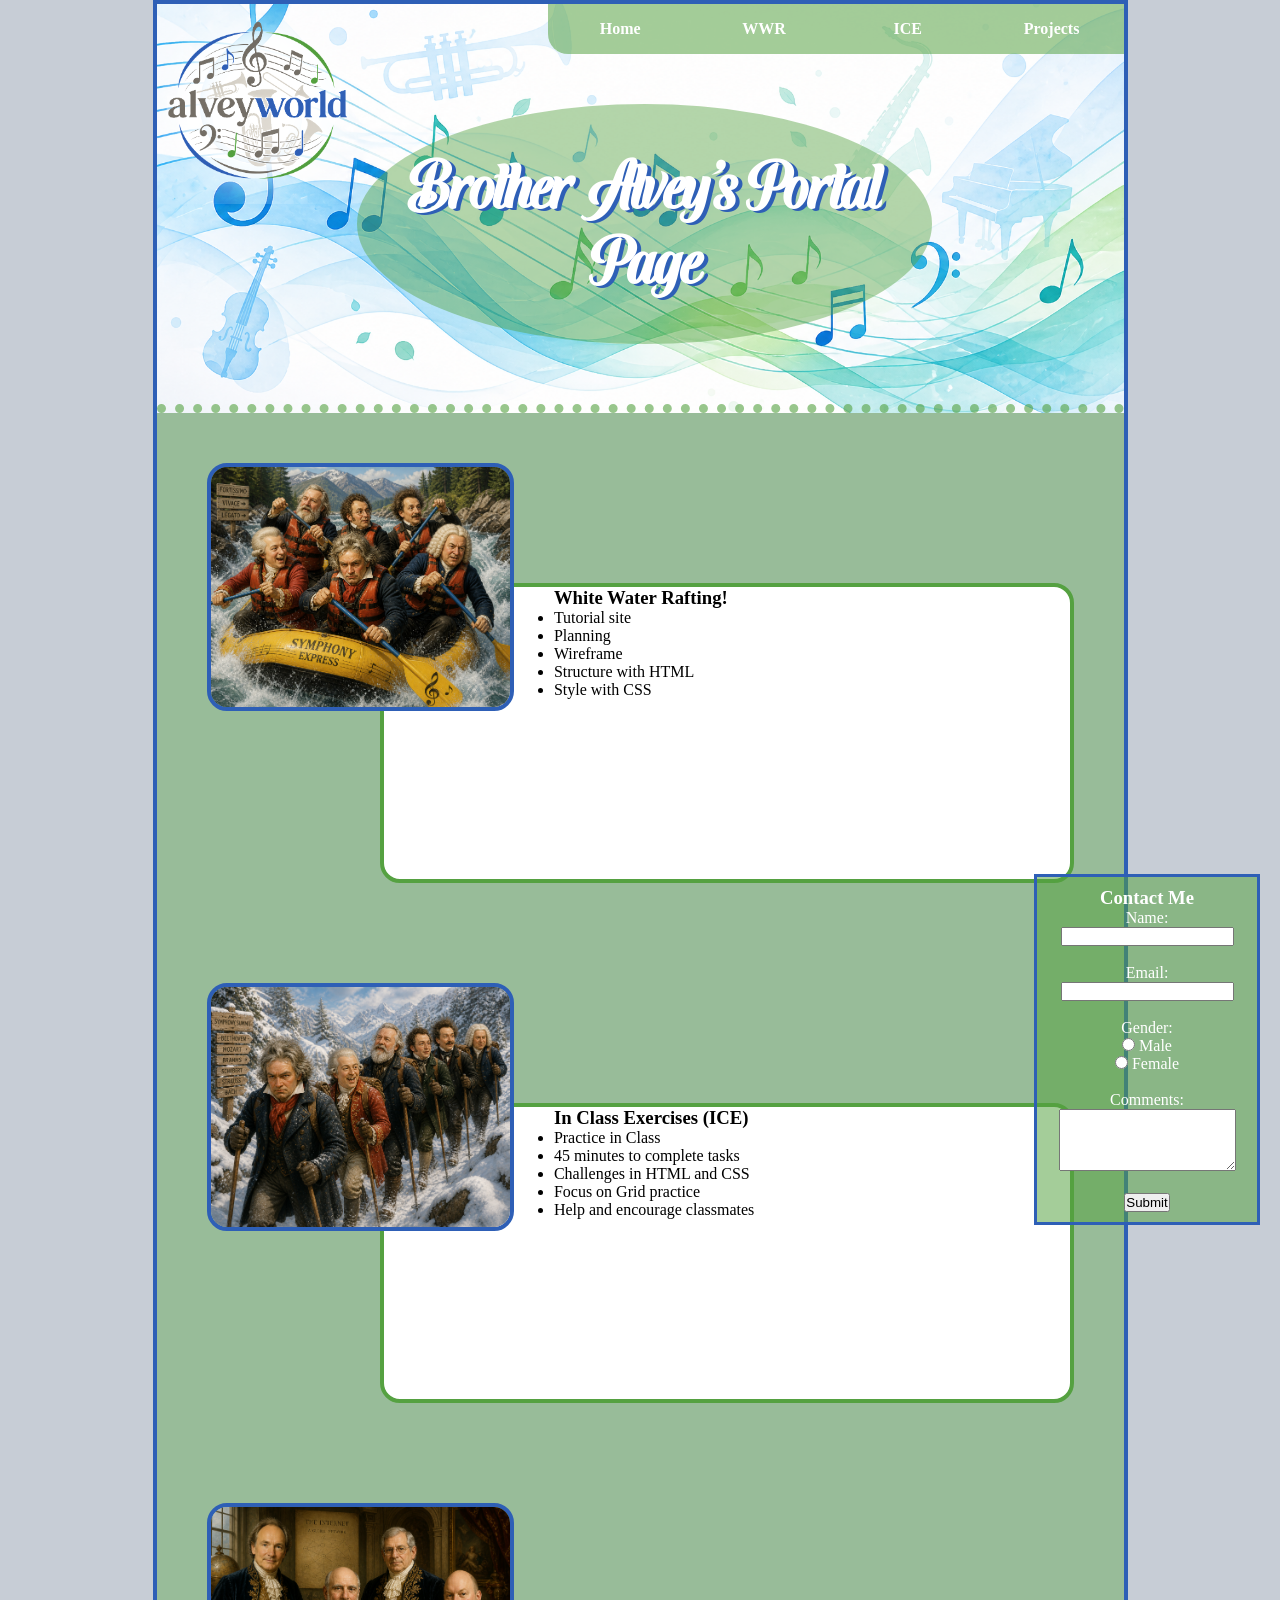
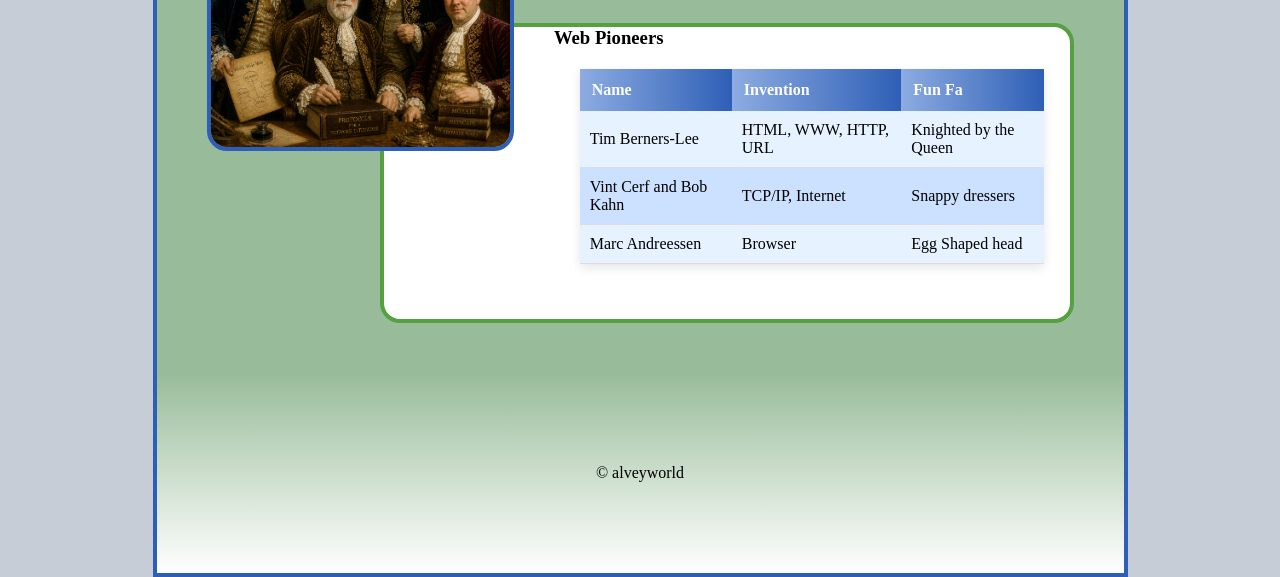
<file: index.html>
<!DOCTYPE html>
<html lang="en">

<head>
    <meta charset="UTF-8">
    <meta name="viewport" content="width=device-width, initial-scale=1.0">
    <title>Brother Alvey's Portal Page</title>

    <link href="styles/styles.css" rel="stylesheet">
</head>

<body>
    <div id="wrapper">
        <header>
            <img width=200 src="images/logoBG.png" alt="musical alveyworld logo">
            <nav>
                <a href="index.html">Home</a>
                <a href="wwr/index.html">WWR</a>
                <a href="ice.html">ICE</a>
                <a href="final/">Projects</a>
            </nav>
            <div id="callout">
                <h1>Brother Alvey's Portal Page</h1>
            </div>
        </header>
        <main>
            <section>
                <img src="images/wwrMusic.png" alt="Classical composers rafting">
                <div class="box">
                    <h3>White Water Rafting!</h3>
                    <ul>
                        <li>Tutorial site</li>
                        <li>Planning</li>
                        <li>Wireframe</li>
                        <li>Structure with HTML</li>
                        <li>Style with CSS</li>
                    </ul>
                </div>
            </section>
            <section>
                <img src="images/iceMusic.png" alt="Classical composers hiking in snow and ice">
                <div class="box">
                    <h3>In Class Exercises (ICE)</h3>
                    <ul>
                        <li>Practice in Class</li>
                        <li>45 minutes to complete tasks</li>
                        <li>Challenges in HTML and CSS</li>
                        <li>Focus on Grid practice</li>
                        <li>Help and encourage classmates</li>
                    </ul>
                </div>
            </section>
            <section>
                <img src="images/pioneersMusic.png" alt="projects picture">
                <div class="box">
                    <h3>Web Pioneers</h3>
                    <table>
                        <tr>
                            <th>Name</th>
                            <th>Invention</th>
                            <th>Fun Fa</th>
                        </tr>
                        <tr>
                            <td>Tim Berners-Lee</td>
                            <td>HTML, WWW, HTTP, URL</td>
                            <td>Knighted by the Queen</td>
                        </tr>
                        <tr>
                            <td>Vint Cerf and Bob Kahn</td>
                            <td>TCP/IP, Internet</td>
                            <td>Snappy dressers</td>
                        </tr>
                        <tr>
                            <td>Marc Andreessen</td>
                            <td>Browser</td>
                            <td>Egg Shaped head</td>
                        </tr>
                    </table>
                </div>
            </section>
        </main>
        <footer>
            &copy; alveyworld
            <div id="contact">
                <h3>Contact Me</h3>
                <form action="deal_with_my_form.php" method="get">
                    <label for="name">Name:</label><br>
                    <input type="text" id="name" name="name" required><br><br>

                    <label for="email">Email:</label><br>
                    <input type="email" id="email" name="email" required><br><br>

                    <label>Gender:</label><br>
                    <input type="radio" id="male" name="gender" value="male">
                    <label for="male">Male</label><br>

                    <input type="radio" id="female" name="gender" value="female">
                    <label for="female">Female</label><br><br>

                    <label for="comments">Comments:</label><br>
                    <textarea id="comments" name="comments" rows="4" cols="20"></textarea><br><br>

                    <button type="submit">Submit</button>
                </form>
            </div>
        </footer>
    </div>
</body>

</html>
</file>
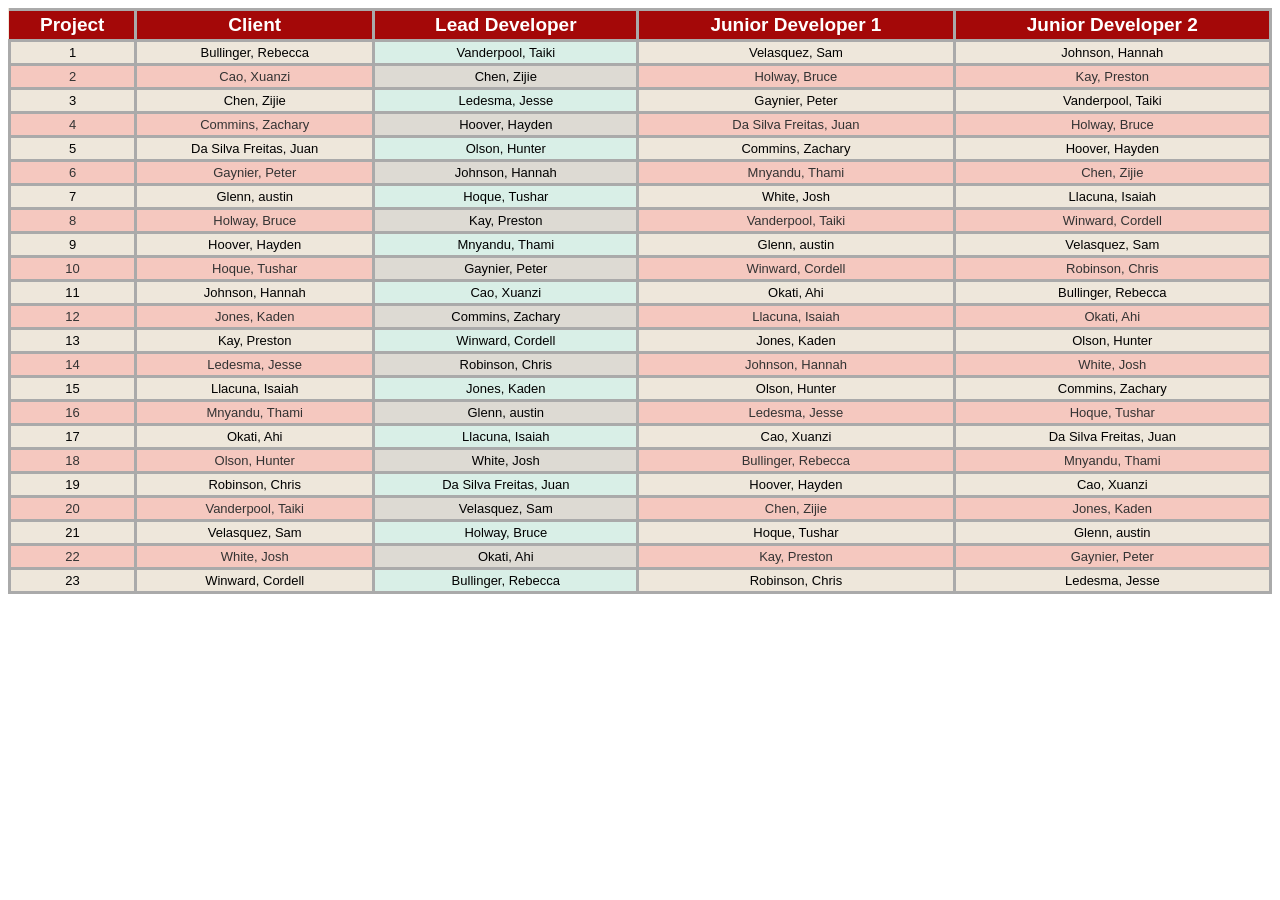
<file: final/index.html>
<!DOCTYPE html>
<html lang="en">
<head>
    <meta charset="UTF-8">
    <meta name="viewport" content="width=device-width, initial-scale=1.0">
    <title>Document</title>
    <style>
        table.redTable {
  font-family: "Arial Black", Gadget, sans-serif;
  border: 2px solid #A40808;
  background-color: #EEE7DB;
  width: 100%;
  text-align: center;
  border-collapse: collapse;
}
table.redTable td, table.redTable th {
  border: 3px solid #AAAAAA;
  padding: 3px 2px;
}
table.redTable tbody td {
  font-size: 13px;
}
table.redTable tr:nth-child(even) {
  background: #F5C8BF;
  color: #333
}
table.redTable thead {
  background: #A40808;
}
table.redTable thead th {
  font-size: 19px;
  font-weight: bold;
  color: #FFFFFF;
  text-align: center;
  border-left: 2px solid #A40808;
}
table.redTable thead th:first-child {
  border-left: none;
}

table.redTable tfoot td {
  font-size: 13px;
}
table.redTable tfoot .links {
  text-align: right;
}
table.redTable tfoot .links a{
  display: inline-block;
  background: #FFFFFF;
  color: #A40808;
  padding: 2px 8px;
  border-radius: 5px;
}
table.redTable tr td:nth-child(3){
    background: #aaffff50;
    color: #000;
}
    </style>
</head>
<body>
    <table class="redTable"><thead><tr><th>Project</th><th>Client</th><th>Lead Developer</th><th>Junior Developer 1</th><th>Junior Developer 2</th></tr></thead><tbody><tr><td>1</td><td>Bullinger, Rebecca</td><td>Vanderpool, Taiki</td><td>Velasquez, Sam</td><td>Johnson, Hannah</td></tr><tr><td>2</td><td>Cao, Xuanzi</td><td>Chen, Zijie</td><td>Holway, Bruce</td><td>Kay, Preston</td></tr><tr><td>3</td><td>Chen, Zijie</td><td>Ledesma, Jesse</td><td>Gaynier, Peter</td><td>Vanderpool, Taiki</td></tr><tr><td>4</td><td>Commins, Zachary</td><td>Hoover, Hayden</td><td>Da Silva Freitas, Juan</td><td>Holway, Bruce</td></tr><tr><td>5</td><td>Da Silva Freitas, Juan</td><td>Olson, Hunter</td><td>Commins, Zachary</td><td>Hoover, Hayden</td></tr><tr><td>6</td><td>Gaynier, Peter</td><td>Johnson, Hannah</td><td>Mnyandu, Thami</td><td>Chen, Zijie</td></tr><tr><td>7</td><td>Glenn, austin</td><td>Hoque, Tushar</td><td>White, Josh</td><td>Llacuna, Isaiah</td></tr><tr><td>8</td><td>Holway, Bruce</td><td>Kay, Preston</td><td>Vanderpool, Taiki</td><td>Winward, Cordell</td></tr><tr><td>9</td><td>Hoover, Hayden</td><td>Mnyandu, Thami</td><td>Glenn, austin</td><td>Velasquez, Sam</td></tr><tr><td>10</td><td>Hoque, Tushar</td><td>Gaynier, Peter</td><td>Winward, Cordell</td><td>Robinson, Chris</td></tr><tr><td>11</td><td>Johnson, Hannah</td><td>Cao, Xuanzi</td><td>Okati, Ahi</td><td>Bullinger, Rebecca</td></tr><tr><td>12</td><td>Jones, Kaden</td><td>Commins, Zachary</td><td>Llacuna, Isaiah</td><td>Okati, Ahi</td></tr><tr><td>13</td><td>Kay, Preston</td><td>Winward, Cordell</td><td>Jones, Kaden</td><td>Olson, Hunter</td></tr><tr><td>14</td><td>Ledesma, Jesse</td><td>Robinson, Chris</td><td>Johnson, Hannah</td><td>White, Josh</td></tr><tr><td>15</td><td>Llacuna, Isaiah</td><td>Jones, Kaden</td><td>Olson, Hunter</td><td>Commins, Zachary</td></tr><tr><td>16</td><td>Mnyandu, Thami</td><td>Glenn, austin</td><td>Ledesma, Jesse</td><td>Hoque, Tushar</td></tr><tr><td>17</td><td>Okati, Ahi</td><td>Llacuna, Isaiah</td><td>Cao, Xuanzi</td><td>Da Silva Freitas, Juan</td></tr><tr><td>18</td><td>Olson, Hunter</td><td>White, Josh</td><td>Bullinger, Rebecca</td><td>Mnyandu, Thami</td></tr><tr><td>19</td><td>Robinson, Chris</td><td>Da Silva Freitas, Juan</td><td>Hoover, Hayden</td><td>Cao, Xuanzi</td></tr><tr><td>20</td><td>Vanderpool, Taiki</td><td>Velasquez, Sam</td><td>Chen, Zijie</td><td>Jones, Kaden</td></tr><tr><td>21</td><td>Velasquez, Sam</td><td>Holway, Bruce</td><td>Hoque, Tushar</td><td>Glenn, austin</td></tr><tr><td>22</td><td>White, Josh</td><td>Okati, Ahi</td><td>Kay, Preston</td><td>Gaynier, Peter</td></tr><tr><td>23</td><td>Winward, Cordell</td><td>Bullinger, Rebecca</td><td>Robinson, Chris</td><td>Ledesma, Jesse</td></tr></tbody></table></body>
</html>
</file>
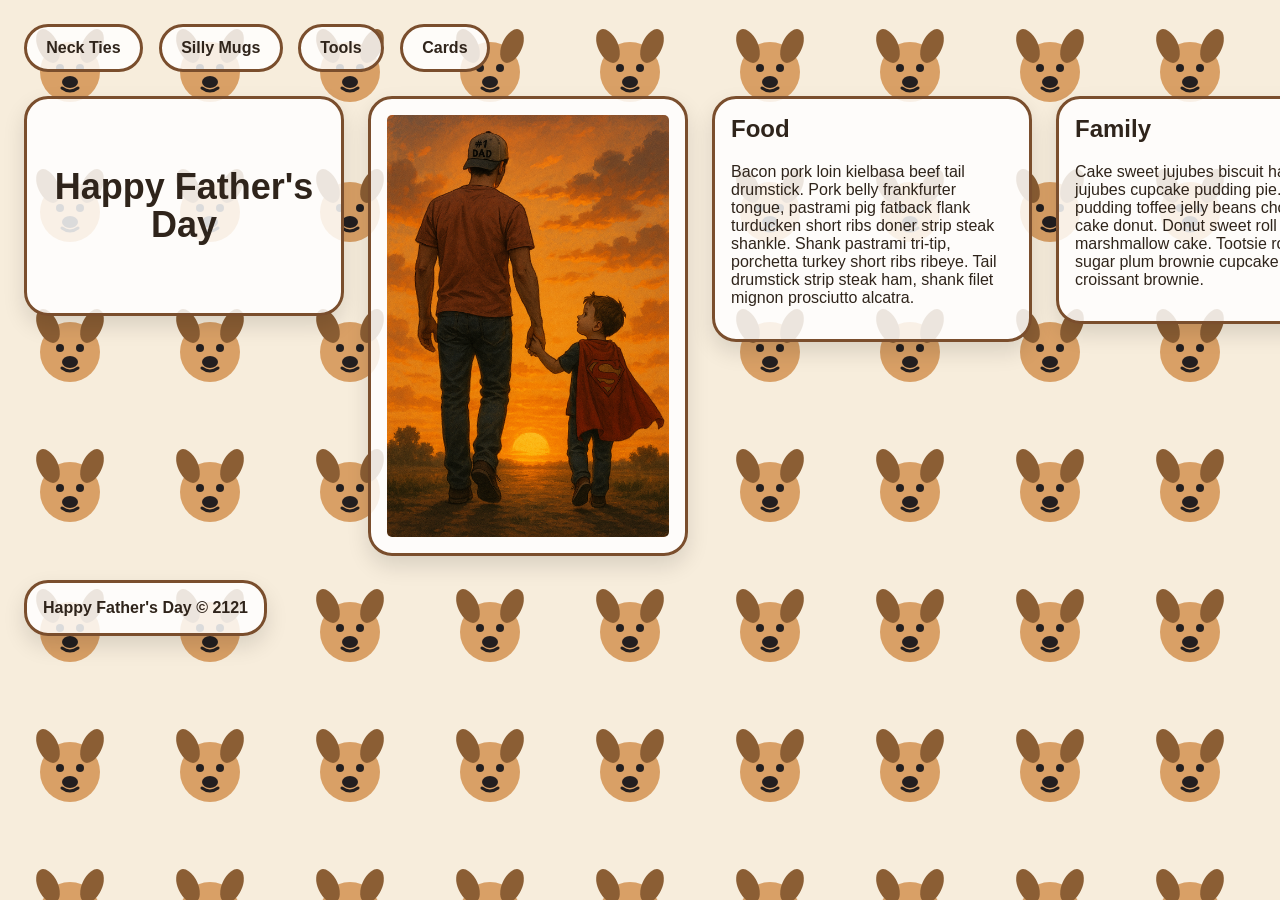
<file: ice/fathersday/index.html>
<!DOCTYPE html>
<html lang="en">

<head>
    <meta charset="UTF-8">
    <meta name="viewport" content="width=device-width, initial-scale=1.0">
    <title>Father's Day Page</title>
    <link rel="stylesheet" href="styles/styles.css">
</head>

<body>
    <div id="wrapper">
        <header>
            <nav>
                <ul>
                    <li>Neck Ties</li>
                    <li>Silly Mugs</li>
                    <li>Tools</li>
                    <li>Cards</li>
                </ul>
            </nav>
        </header>
        <main>
            <h1>Happy Father's Day</h1>
            <img src="images/fathersday.png">
            <section>
                <h2>Food</h2>
                <p>Bacon pork loin kielbasa beef tail drumstick. Pork belly frankfurter tongue,
                     pastrami pig fatback flank turducken short ribs doner strip steak shankle.
                      Shank pastrami tri-tip, porchetta turkey short ribs ribeye. 
                      Tail drumstick strip steak ham, shank filet mignon prosciutto alcatra. </p>
            </section>
            <section>
                <h2>Family</h2>
                <p>Cake sweet jujubes biscuit halvah jujubes cupcake pudding pie. Biscuit
                    pudding toffee jelly beans chocolate cake donut. Donut sweet roll cake
                    marshmallow cake. Tootsie roll cake sugar plum brownie cupcake icing
                    jelly croissant brownie.</p>
            </section>
            <section>
                <h2>Fun</h2>
                <p>Please, Marty, don't tell me, no man should know too much about their own
                     destiny. That's for messing up my hair. I'm sure that in 1985, 
                     plutonium is available at every corner drug store, but in 1955, 
                     it's a little hard to come by. Marty, I'm sorry, but I'm afraid 
                     you're stuck here. Hello, hello, anybody home? Think, McFly, think. 
                     </p>
            </section>
        </main>
        <footer>
            Happy Father's Day &copy; 2121
        </footer>
    </div>
</body>

</html>
</file>
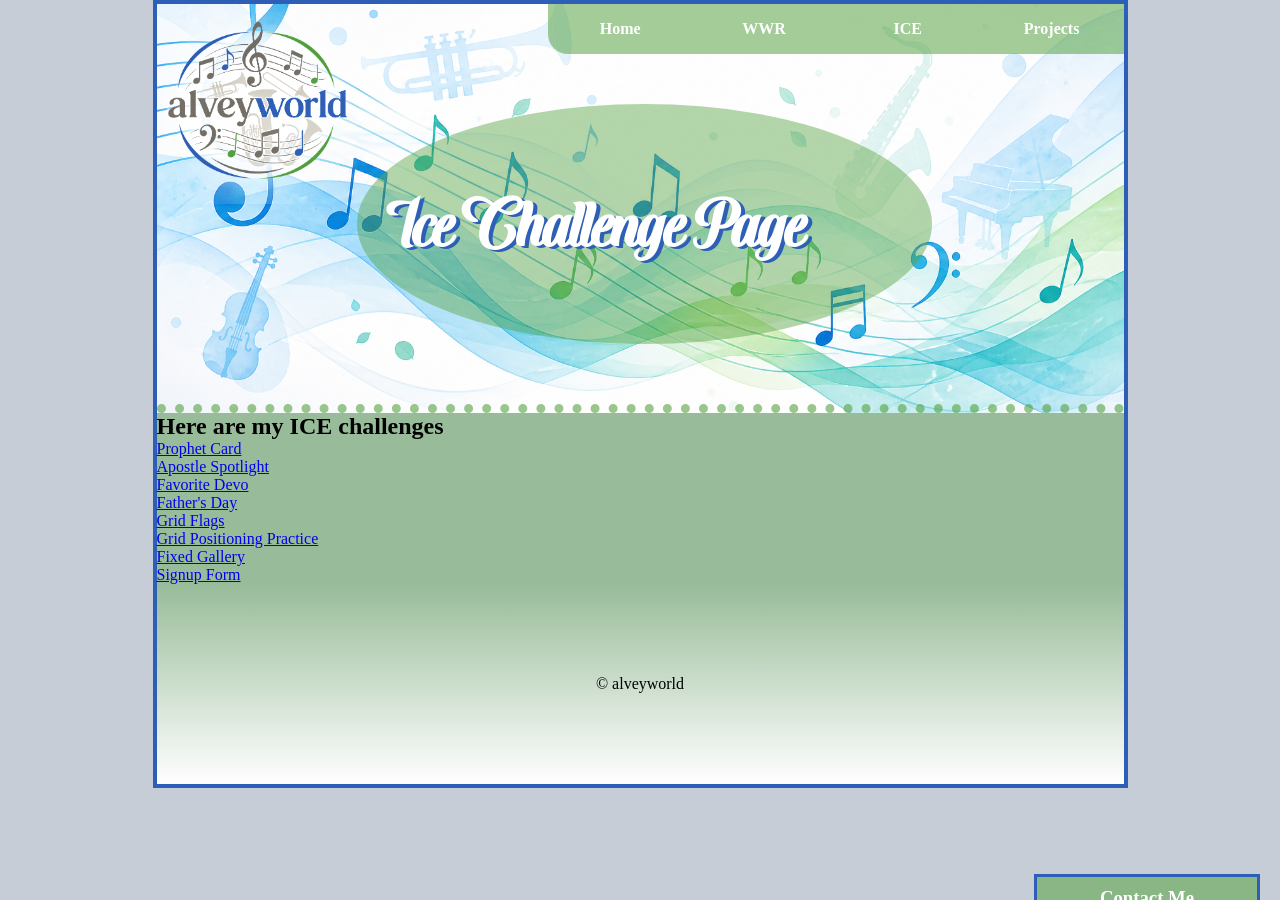
<file: ice.html>
<!DOCTYPE html>
<html lang="en">

<head>
    <meta charset="UTF-8">
    <meta name="viewport" content="width=device-width, initial-scale=1.0">
    <title>Ice Challenges Page</title>

    <link href="styles/styles.css" rel="stylesheet">
</head>

<body>
    <div id="wrapper">
        <header>
            <img width=200 src="images/logoBG.png" alt="musical alveyworld logo">
            <nav>
                <a href="index.html">Home</a>
                <a href="wwr/index.html">WWR</a>
                <a href="ice.html">ICE</a>
                <a href="">Projects</a>
            </nav>
            <div id="callout">
                <h1>Ice Challenge Page</h1>
            </div>
        </header>
        <main>
            <h2>Here are my ICE challenges</h2>
            <a href="ice/prophet_cards/oaks.html" target="_blank">Prophet Card</a><br>
            <a href="ice/apostle_spotlight/apostles.html" target="_blank">Apostle Spotlight</a><br>
            <a href="ice/favorite_devo/favdevo.html" target="_blank">Favorite Devo</a><br>
            <a href="ice/fathersday/" target="_blank">Father's Day</a><br>
            <a href="ice/grid_flags/flags.html" target="_blank">Grid Flags</a><br>
            <a href="ice/positioning/positioning.html" target="_blank">Grid Positioning Practice</a><br>
            <a href="ice/gallery/gallery.html" target="_blank">Fixed Gallery</a><br>
            <a href="ice/signup/signup.html" target="_blank">Signup Form</a><br>
            
        </main>
        <footer>
            &copy; alveyworld
            <div id="contact">
                <h3>Contact Me</h3>
                <form action="deal_with_my_form.php" method="get">
                    <label for="name">Name:</label><br>
                    <input type="text" id="name" name="name" required><br><br>

                    <label for="email">Email:</label><br>
                    <input type="email" id="email" name="email" required><br><br>

                    <label>Gender:</label><br>
                    <input type="radio" id="male" name="gender" value="male">
                    <label for="male">Male</label><br>

                    <input type="radio" id="female" name="gender" value="female">
                    <label for="female">Female</label><br><br>

                    <label for="comments">Comments:</label><br>
                    <textarea id="comments" name="comments" rows="4" cols="20"></textarea><br><br>

                    <button type="submit">Submit</button>
                </form>
            </div>
        </footer>
    </div>
</body>

</html>
</file>
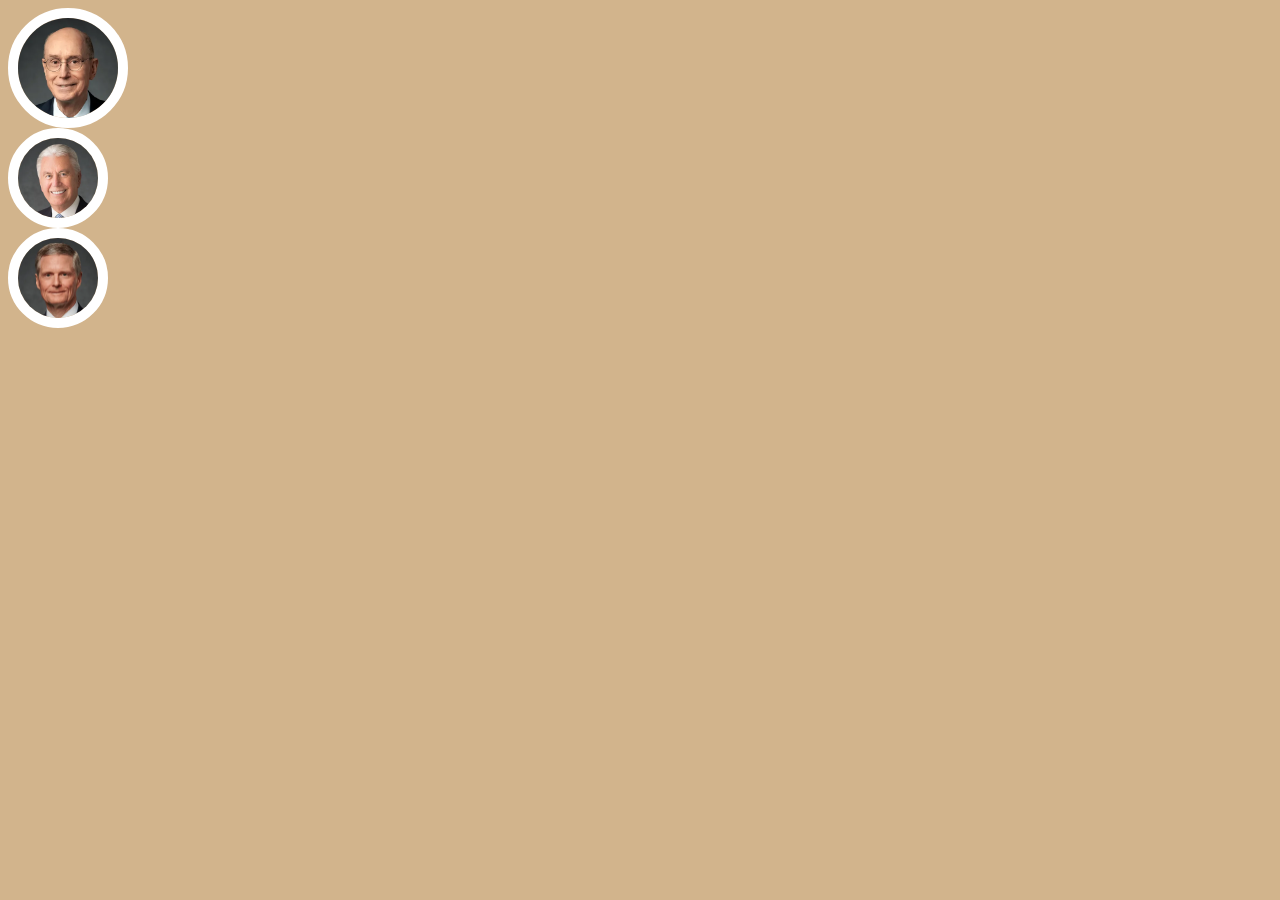
<file: ice/apostle_spotlight/apostles.html>
<!DOCTYPE html>
<html lang="en">
<head>
    <meta charset="UTF-8">
    <meta name="viewport" content="width=device-width, initial-scale=1.0">
    <title>Apostles Spotlights</title>
    <style>
        /* Insert styles here */
        body {
            background: tan;
        }
        .spotlight {
            border: #fff 10px solid;
            width: 80px;
            height: 80px;
            border-radius: 50%;
            overflow: hidden;
        }
        .spotlight img {
            width: 80px;
        }

        .first_pres {
            width: 100px;
            height: 100px;
        }
        .first_pres img {
            width: 100px;
        }

        .prophet {

        }
    </style>
</head>
<body>
    <!-- Insert HTML elements here -->

    <div class="spotlight first_pres">
        <img src="images/eyring.webp" alt="President Eyring">
    </div>

    <div class="spotlight">
        <img src="images/uchtdorf.webp" alt="Elder Uchtdorf">
    </div>

    <div class="spotlight">
        <img src="images/bednar.webp" alt="Elder Bednar">
    </div>
</body>
</html>
</file>
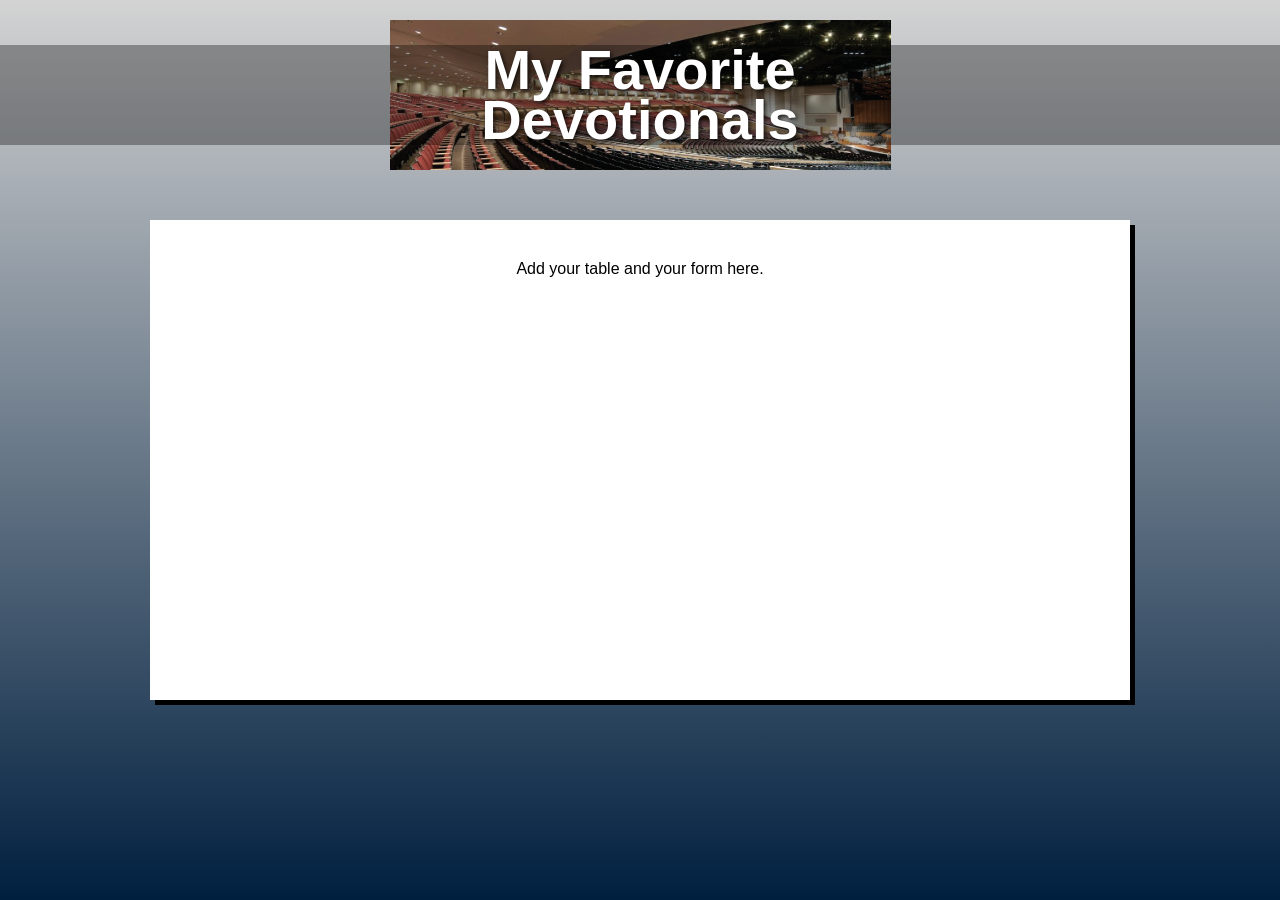
<file: ice/favorite_devo/favdevo.html>
<!DOCTYPE html>
<html lang="en">
<head>
  <meta charset="UTF-8" />
  <meta name="viewport" content="width=device-width, initial-scale=1.0"/>
  <title>My Favorite Devotionals</title>
  <link rel="stylesheet" href="styles/styles.css" />
</head>
<body>
  <div class="container">
    <header class="header">
      <div class="header-image">
        <h1>My Favorite<br>Devotionals</h1>
      </div>
    </header>
    <main>
      <div class="content-box">
        <!-- Add your devotional content here -->
         Add your table and your form here.
      </div>
    </main>
  </div>
</body>
</html>
</file>
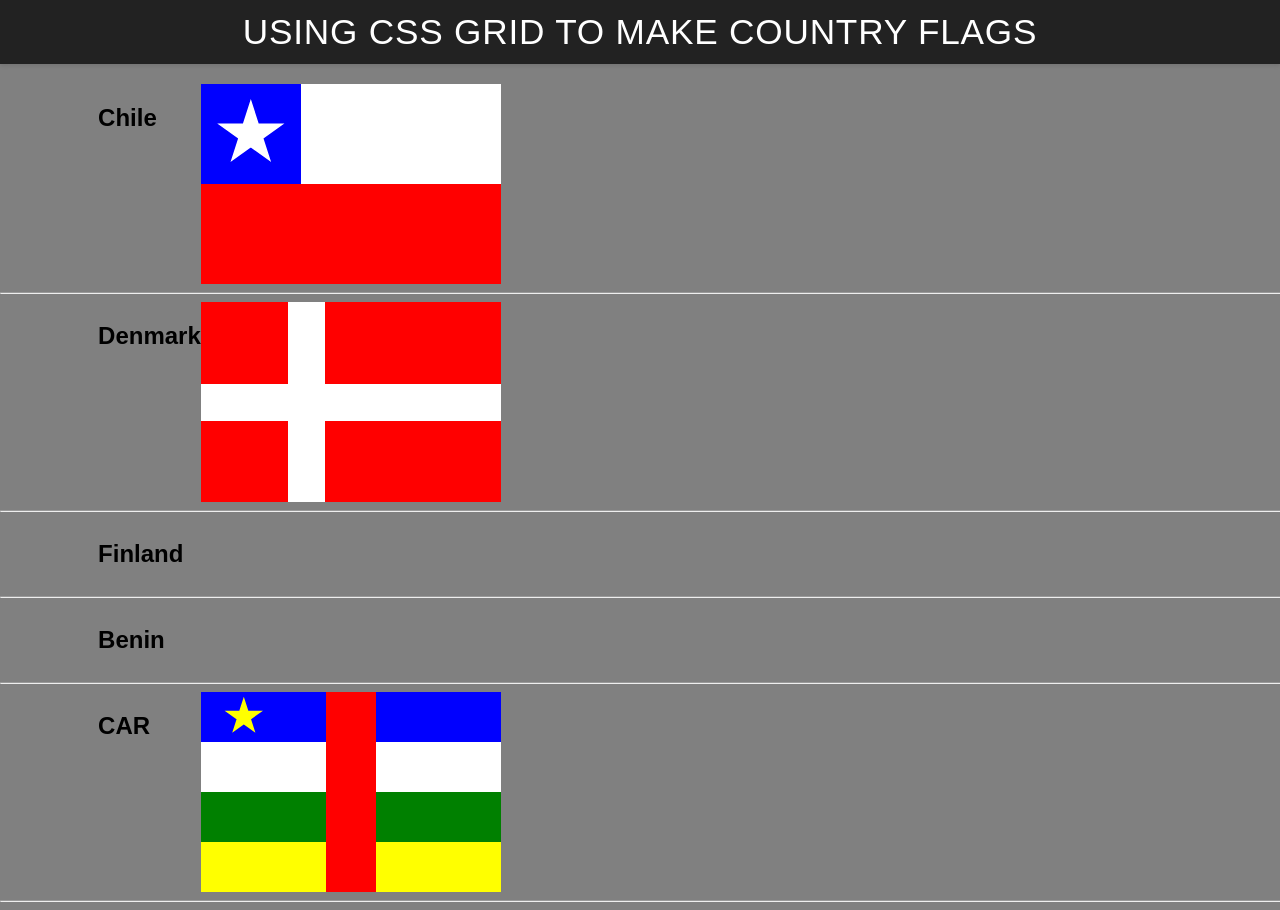
<file: ice/grid_flags/flags.html>
<!DOCTYPE html>
<html lang="en">

<head>
    <meta charset="UTF-8">
    <meta name="viewport" content="width=device-width, initial-scale=1.0">
    <title>Flag</title>
    <style>
        body {
            margin: 0;
            font-family: 'Helvetica Neue', sans-serif;
            background-color: gray;
        }

        header {
            background-color: #222;
            color: #fff;
            padding: 0.75rem 1.5rem;
            display: flex;
            align-items: center;
            justify-content: center;
            font-size: 1.1rem;
            letter-spacing: 0.05rem;
            text-transform: uppercase;
            box-shadow: 0 2px 4px rgba(0, 0, 0, 0.1);
        }

        header h1 {
            margin: 0;
            font-weight: 400;
        }
        main {
            display: grid;
            grid-template-columns: .1fr .1fr 1fr .1fr;
            margin-top: 20px;
        }
        hr {
            width: 100%;
            grid-column: 1 / 5;
        }
        h2 {
            grid-column: 2/3;
        }

        #blue {
            background: blue;
            grid-column: 1 / 2;
            display: grid;
            align-items: center;
            justify-items: center;
        }

        #white {
            background: white;
            grid-column: 2 / 3;
        }

        #red {
            background: red;
            grid-column: 1 / 3;
        }

        #chile {
            display: grid;
            grid-template-columns: 1fr 2fr;
            grid-template-rows: 1fr 1fr;
            height: 200px;
            width: 300px;
        }

        .star {
            width: 70px;
            aspect-ratio: 1;
            background: white;
            clip-path: polygon(50% 0, 79% 90%, 2% 35%, 98% 35%, 21% 90%);
        }


        #denmark {
            display: grid;
            grid-template-columns: 1fr 2fr;
            gap: 37px;
            height: 200px;
            width: 300px;
            background:white;
        }
        #dred1, #dred2, #dred3, #dred4 {
            background: red;
        }


        #car {
            display: grid;
            grid-template-columns: 2.5fr 1fr 2.5fr;
            grid-template-rows: 1fr 1fr 1fr 1fr;
            height: 200px;
            width: 300px;
        }
        
       
        #cblue {
            background: blue;
            grid-column: 1 / 4;
            grid-row: 1 / 2;
        }
        #cwhite {
            background: white;
            grid-column: 1 / 4;
            grid-row: 2 / 3;
        }
        #cgreen {
            background: green;
            grid-column: 1 / 4;
            grid-row: 3 / 4;
        }
        #cyellow {
            background: yellow;
            grid-column: 1 / 4;
            grid-row: 4 / 5;
        }
        #cred {
            background: red;
            grid-row: 1 / 5;
            grid-column: 2 / 3;
        }
    </style>
</head>

<body>
    <header>
        <h1>Using CSS Grid to make Country Flags</h1>
    </header>
    <main>
        <h2>Chile</h2>
        <div id="chile">
            <div id="blue">
                <div class="star"></div>
            </div>
            <div id="white"></div>
            <div id="red"></div>
        </div>
        <hr>

        <h2>Denmark</h2>
        <div id="denmark">
            <div id="dred1"></div>
            <div id="dred2"></div>
            <div id="dred3"></div>
            <div id="dred4"></div>
        </div>
        <hr>

        <h2>Finland</h2>
        <div id="finland">
            <div id="fwhite1"></div>
            <div id="fwhite2"></div>
            <div id="fwhite3"></div>
            <div id="fwhite4"></div>
        </div>
        <hr>

        <h2>Benin</h2>
        <div id="benin">
            <div id="bgreen"></div>
            <div id="byellow"></div>
            <div id="bred"></div>
        </div>
        <hr>

        <h2>CAR</h2>
        <div id="car">
            <div id="cblue">
                <div class="star" style="width: 40px; background: yellow; margin: 5px 5px 5px 23px;"></div>
            </div>
            <div id="cwhite"></div>
            <div id="cgreen"></div>
            <div id="cyellow"></div>
            <div id="cred"></div>
        </div>
        <hr>
    </main>
</body>

</html>
</file>
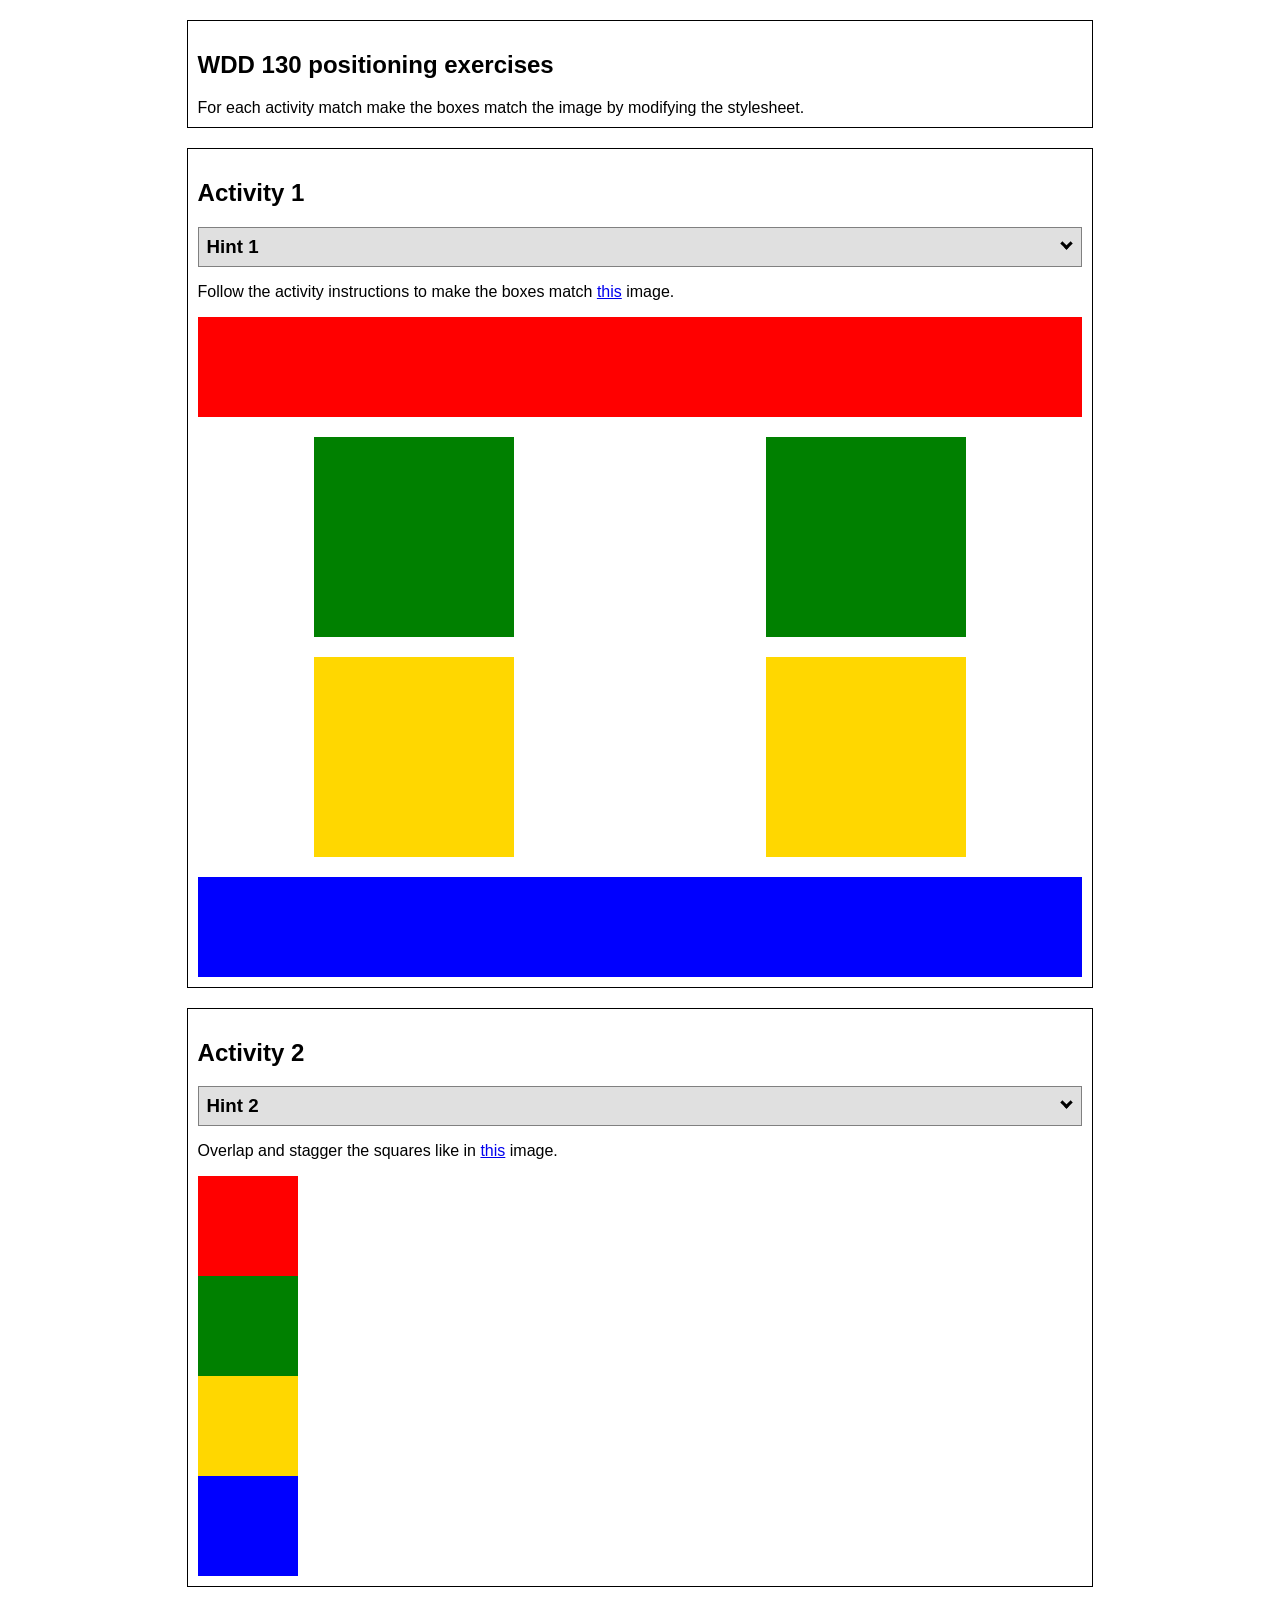
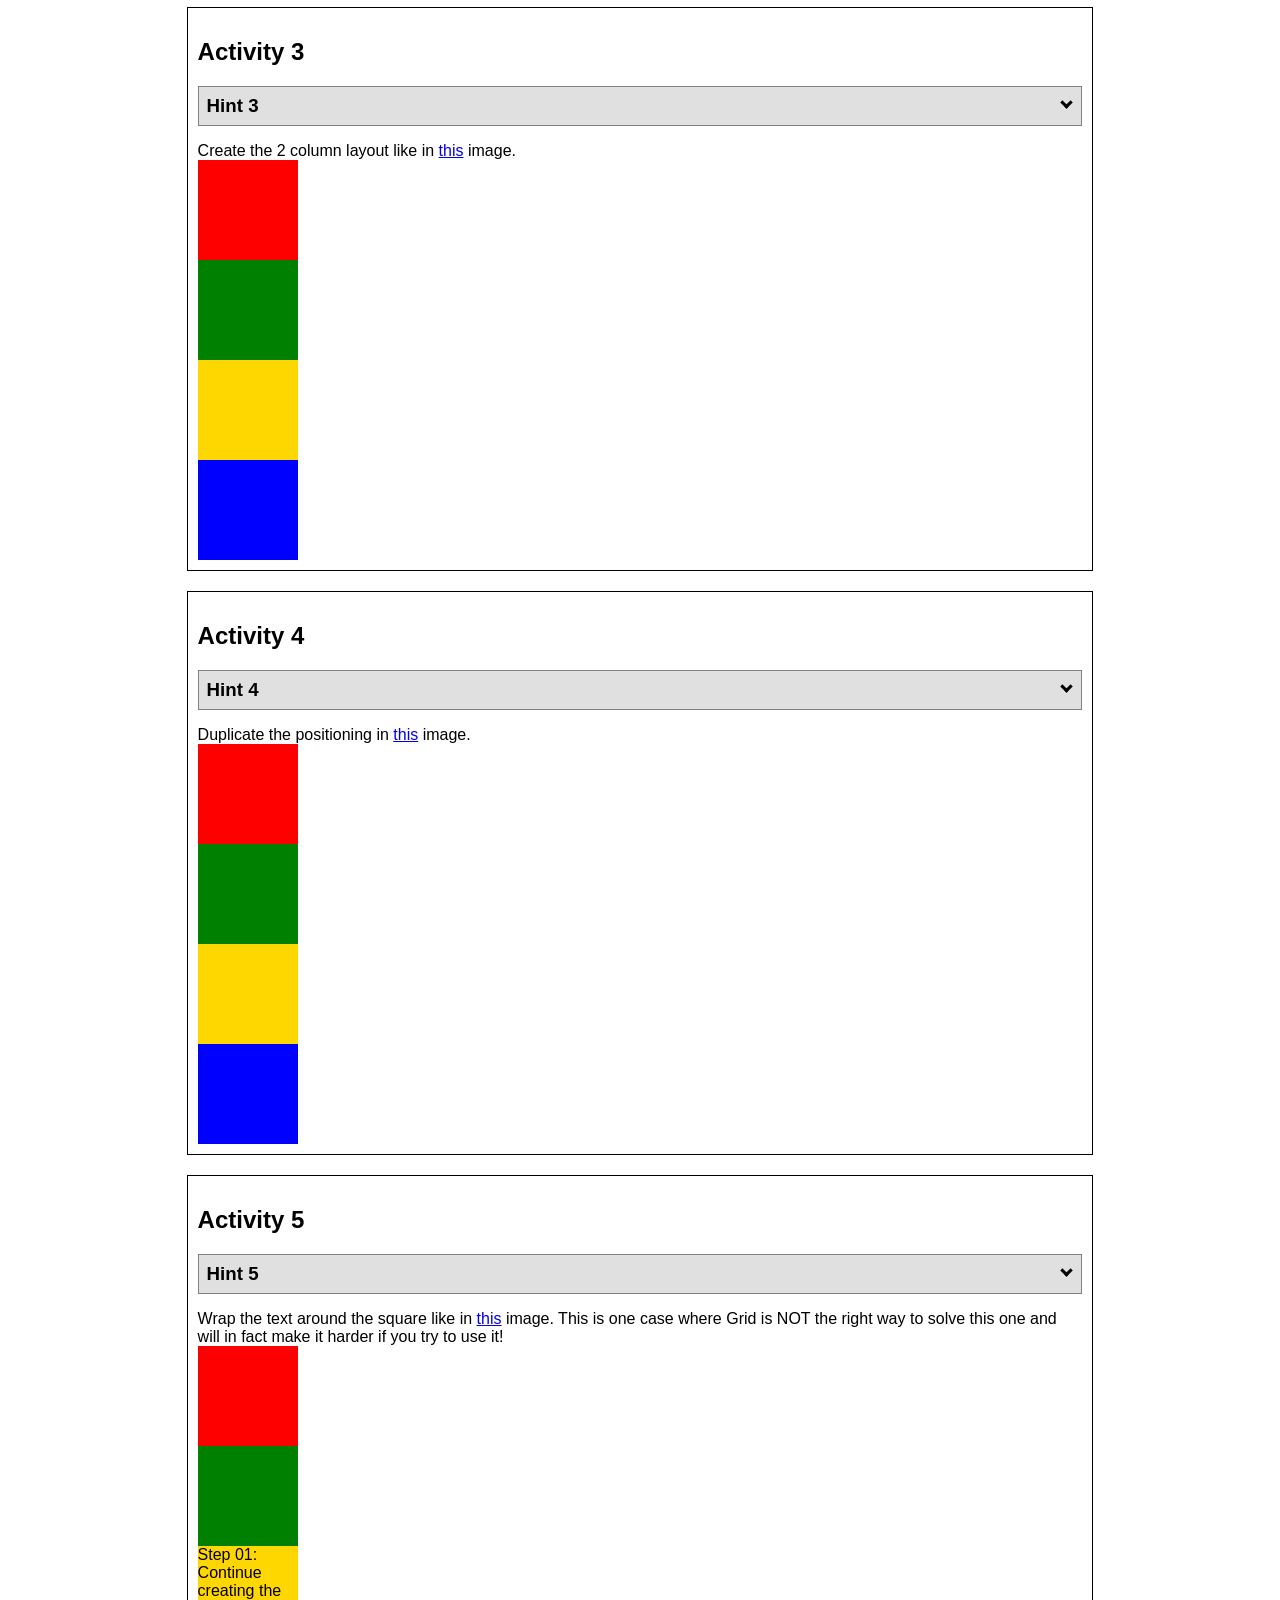
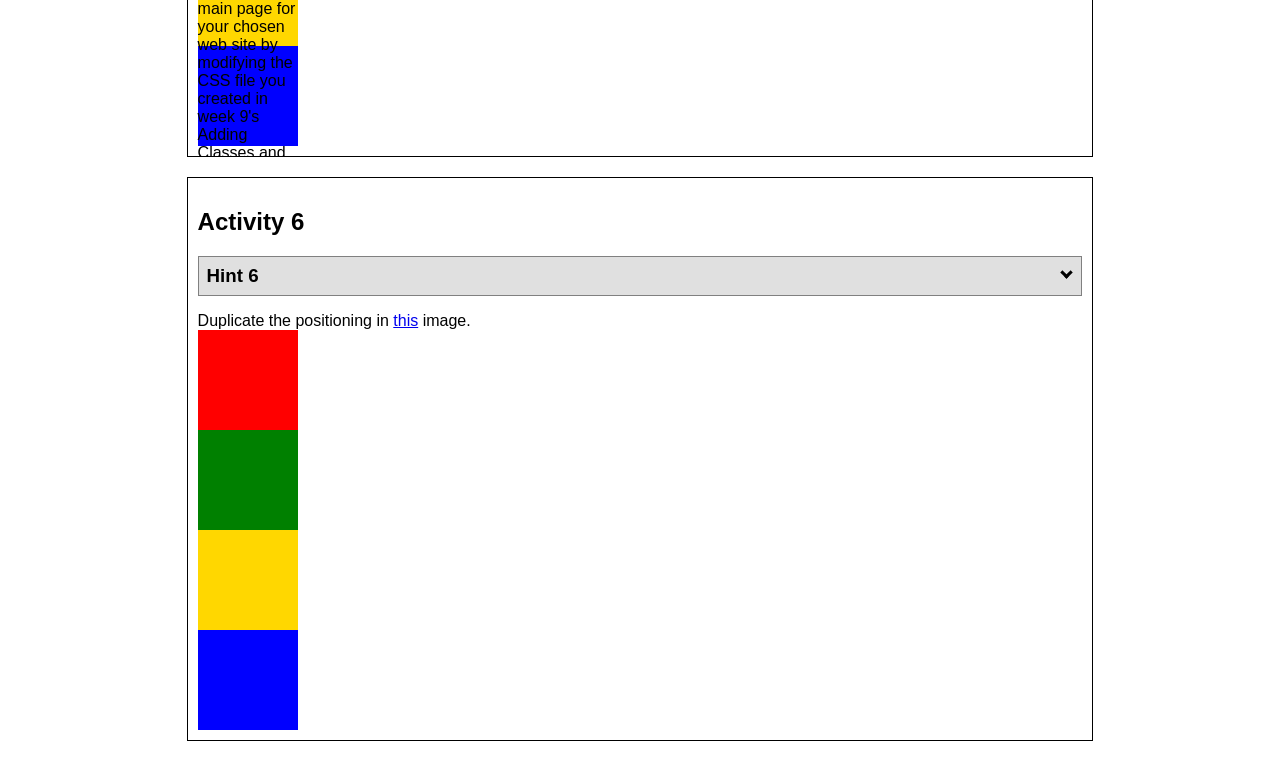
<file: ice/positioning/positioning.html>
<!DOCTYPE html>
<html lang="en">
  <head>
    <!-- HTML - Name: positioning.html -->
    <title>Positioning Activity</title>
    <link rel="stylesheet" type="text/css" href="positionstyles.css" />
  </head>
  <body>
    <div class="activity">
      <h2>WDD 130 positioning exercises</h2>
      For each activity match make the boxes match the image by modifying the stylesheet.</div>
    <div class="activity">
      <h2>Activity 1</h2>
      <section class="hint"><input type="checkbox" ><i></i> <h3>Hint 1</h3><div><p>Use the activity instructions for the firt activity</a></p></div></section>
      <p>Follow the activity instructions to make the boxes match  <a href="images/example1.png" target="_blank">this</a> image.</p>
      <div class="content1" >
        <div class="red1" ></div>
        <div class="green1" ></div>
        <div class="green1" ></div>
        <div class="yellow1"></div>
        <div class="yellow1"></div>
        <div class="blue1"></div>
      </div>
    </div>
    <div class="activity">
      <h2>Activity 2</h2>
      <section class="hint"><input type="checkbox" > <h3>Hint 2</h3><i></i><div>
      <ul>
      <li>grid-template-columns: 50px 50px 50px 50px 50px </li></ul></div></section>
      <p>Overlap and stagger the squares like in <a href="images/example2.png" target="_blank">this</a> image.</p>
      <div class="content2" >
        <div class="red2" ></div>
        <div class="green2" ></div>
        <div class="yellow2"></div>
        <div class="blue2"></div>
      </div>
    </div>
    <div class="activity">
      <h2>Activity 3</h2>
      <section class="hint"><input type="checkbox" > <h3>Hint 3</h3><i></i><div><p>This one is going to be best solved with CSS Grid. Remember to make the boxes the right width first...then start moving them around. </p><h4>Properties used:</h4><ul><li>display:grid;</li><li>grid-template-columns:</li><li>grid-column-gap:</li>
        <li>grid-column:</li>  </ul></div></section>
      Create the 2 column layout like in <a href="images/example3.png" target="_blank">this</a>  image.
      <div class="content3" >
        <div class="red3" ></div>
        <div class="green3" ></div>
        <div class="yellow3"></div>
        <div class="blue3"></div>
      </div>
    </div>
    <div class="activity">
      <h2>Activity 4</h2>
      <section class="hint"><input type="checkbox" > <h3>Hint 4</h3><i></i><div><p>For the others we have been primarily concerned with width. For this one you will need to adjust height as well. </p><h4>Properties used:</h4><ul><li>display:grid;</li><li>grid-template-columns:</li><li>grid-row:</li></ul></div></section>
      Duplicate the positioning in <a href="images/example4.png" target="_blank">this</a> image. 
      <div class="content4" >
        <div class="red4" ></div>
        <div class="green4" ></div>
        <div class="yellow4"></div>
        <div class="blue4"></div>
      </div>
    </div>

    <div class="activity">
      <h2>Activity 5</h2>
      <section class="hint"><input type="checkbox" > <h3>Hint 5</h3><i></i><div><p>Grid is <strong>not</strong> the right way to do this.  In fact there is only one way to really do that...and that is with float. Remember that we float the thing we want the text to wrap around.  Also remember to start by making all the shapes the right size and shape.</p><h4>Properties used:</h4><ul><li>float: left;</li></ul></div></section>
      Wrap the text around the square like in <a href="images/example5.png" target="_blank">this</a> image. This is one case where Grid is NOT the right way to solve this one and will in fact make it harder if you try to use it!
      <div class="content5" >
        <div class="red5" ></div>
        <div class="green5" ></div>
        <div class="yellow5">Step 01: Continue creating the main page for your chosen web site by modifying the CSS file you created in week 9's Adding Classes and IDs to Your Website assignment. This week, you will position all of the content on your main page using the CSS positioning techniques taught in KhanAcademy. When you are done, your webpage layout should reflect what you outlined in the wireframe you designed in the assignment Your Own Site Diagram and Wireframe in week 3. <br />
          If you have changed your mind on how you want the content of your main page laid out, take an opportunity to update your wireframe before completing this assignment (it is much easier to experiment with different layouts in a wireframe than it is to do so by modifying the CSS). Also, if you find that you are having trouble with using CSS positioning, feel free to review the concepts at the learn layout site: http://learnlayout.com/. You should be able to apply these principles to your site. For futher help, refer back to the Max Design site used in the beginning of the course for an example of how to implement your site design.</div>
        <div class="blue5"></div>
      </div>
    </div>
    <div class="activity">
      <h2>Activity 6</h2>
      <section class="hint"><input type="checkbox" > <h3>Hint 6</h3><i></i><div><p>This one is all about visualizing the grid behind the layout. If you are having a hard time doing that first: all the sizes are even multiples of 100, and second here is another example with the lines drawn: <a href="images/example6-hint.png" target="_blank">example 6 with lines</a>. For this one you will find it easiest if you use px for the column width. You can also use <kbd>z-index</kbd> to control the element layering.    </p><h4>Properties used:</h4><ul><li>display:grid;</li><li>grid-template-columns:</li><li>grid-column:</li><li>grid-row:</li><li><a href="https://www.w3schools.com/cssref/pr_pos_z-index.asp" target="_blank">z-index:</a></li></ul></div></section>
      Duplicate the positioning in <a href="images/example6.png" target="_blank">this</a> image.
      <div class="content6" >
        <div class="red6" ></div>
        <div class="green6" ></div>
        <div class="yellow6"></div>
        <div class="blue6"></div>
      </div>
    </div>
  </body>
</html>
</file>
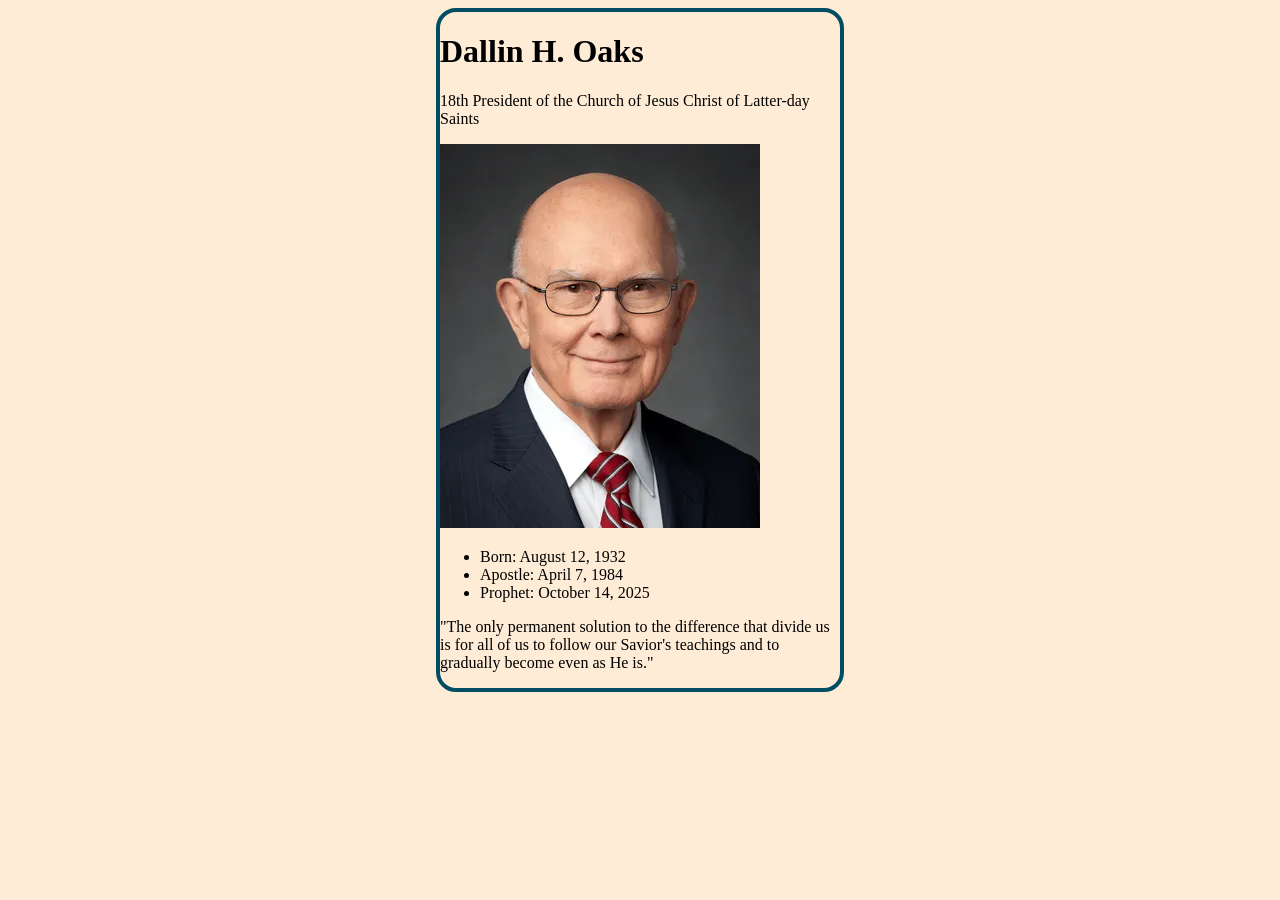
<file: ice/prophet_cards/oaks.html>
<!DOCTYPE html>
<html lang="en">
<head>
    <meta charset="UTF-8">
    <meta name="viewport" content="width=device-width, initial-scale=1.0">
    <title>Dallin H. Oaks</title>
    <style>
        /* Insert styles here, this is called an internal stylesheet  */
        body {
            background: #FFECD7;
        }

        #box {
            border: solid #004e63 4px;
            width: 400px;
            border-radius: 20px;
            margin: 0 auto;
        }
    </style>
</head>
<body>
    <!-- Insert HTML elements here -->
    <div id="box">
        <h1>Dallin H. Oaks</h1>
        <p>18th President of the Church of Jesus Christ of Latter-day Saints</p>
        <img src="images/oaks.webp" alt="President Oaks">
        <ul>
            <li>Born: August 12, 1932</li>
            <li>Apostle: April 7, 1984</li>
            <li>Prophet: October 14, 2025</li>
        </ul>
        <p>"The only permanent solution to the difference that divide us
            is for all of us to follow our Savior's teachings and to 
            gradually become even as He is."
        </p>
    </div>
</body>
</html>
</file>
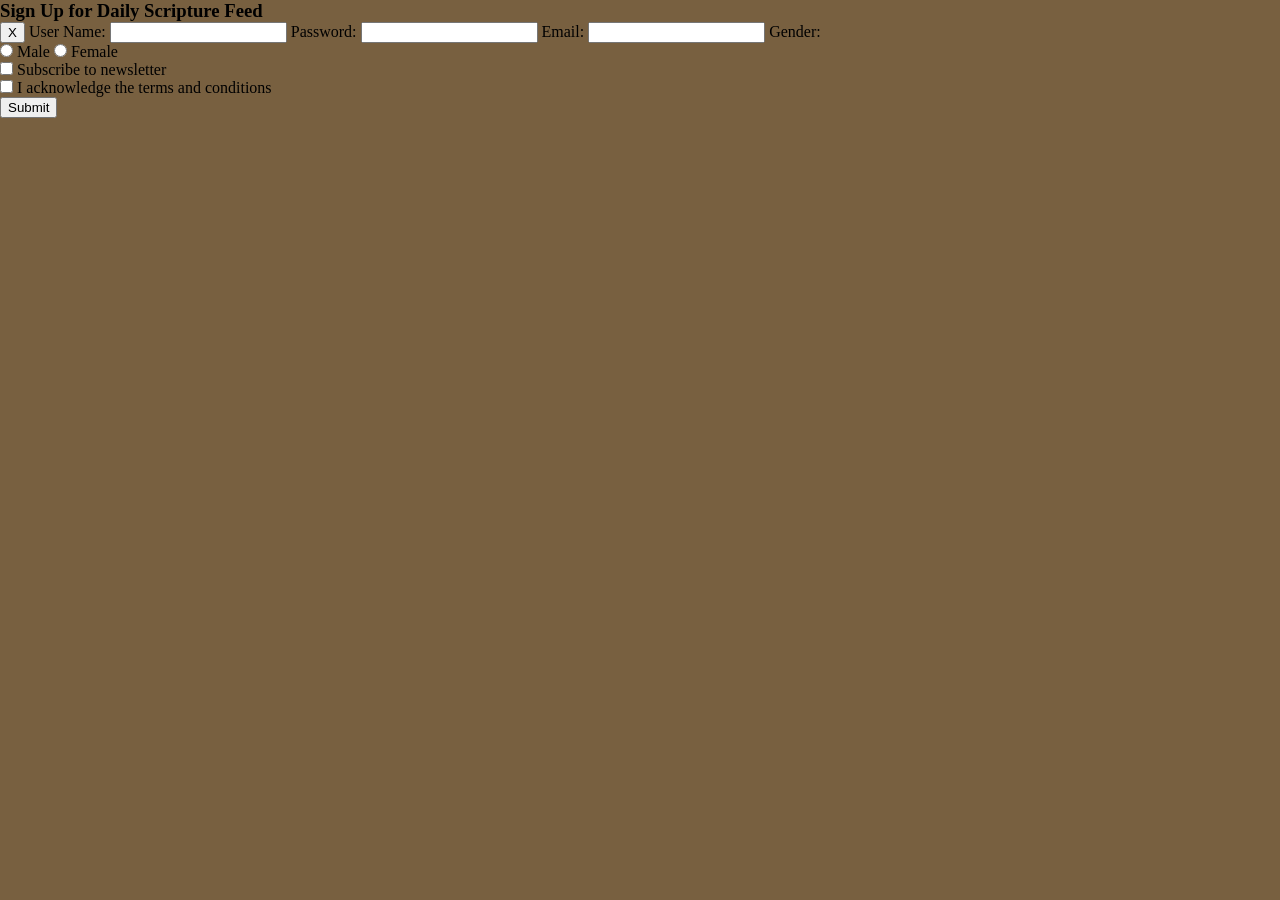
<file: ice/signup/signup.html>
<!DOCTYPE html>
<html lang="en">

<head>
    <meta charset="UTF-8">
    <meta name="viewport" content="width=device-width, initial-scale=1.0">
    <title>Daily Feed Sign Up</title>

    <style>
        * {
            margin: 0;
        }

        body {
            background: rgb(120, 96, 64);
        }
    </style>




</head>

<body>
    <div id="formContainer">
        <h3>Sign Up for Daily Scripture Feed</h3>
        <form id="myForm">
            <button type="button" id="closeBtn">X</button>
            <label for="username">User Name:</label>
            <input type="text" id="username" name="username" required>

            <label for="password">Password:</label>
            <input type="password" id="password" name="password" required>

            <label for="email">Email:</label>
            <input type="email" id="email" name="email" required>

            <label>Gender:</label>
            <div>
                <input type="radio" id="male" name="gender" value="male" required>
                <label for="male">Male</label>
                <input type="radio" id="female" name="gender" value="female" required>
                <label for="female">Female</label>
            </div>

            <section>
                <input type="checkbox" id="newsletter" name="newsletter">
                <label for="newsletter">Subscribe to newsletter</label>
            </section>

            <section>
                <input type="checkbox" id="conditions" name="conditions" required>
                <label for="conditions">I acknowledge the terms and conditions</label>
            </section>

            <section>
                <button type="submit">Submit</button>
            </section>
        </form>
    </div>

    <div id="output"></div>

    <script>
        // Here is some Javascript to start looking forward to wdd131
        document.getElementById("closeBtn").addEventListener("click", function () {
            document.getElementById("formContainer").style.display = "none";
         });
        const form = document.getElementById('myForm');
        const output = document.getElementById('output');

        form.addEventListener('submit', function (event) {
            event.preventDefault(); // Stop form from actually submitting

            const formData = new FormData(form);
            const entries = [];

            for (const [key, value] of formData.entries()) {
                if (key == "password") {
                    entries.push(`<strong>${key}</strong>: ${value} (you should probably encrypt the password)`);
                } else {
                    entries.push(`<strong>${key}</strong>: ${value}`);
                }
            }

            output.innerHTML = `
            <br>  
            <h3>Here is the data that would be sent to the server:</h3>
            <ul>
                ${entries.map(item => `<li>${item}</li>`).join('')}
            </ul>
            `;
                });
    </script>

</body>

</html>
</file>
<file: styles/styles.css>
@font-face {
    font-family: SephHay;
    src: url("../fonts/Sephora\ &\ Hayden.ttf");
}

* {
  margin: 0;
  padding: 0;
}

body {
  background-color: #C7CDD6;
}

#wrapper {
  border: solid #2E5FB6 4px;
  width: 967px;
  margin: auto;
  background: #55A14168;
  display: grid;
}

nav {
    height: 50px;
    background-color: #55A14188;
    border-bottom-left-radius: 20px;
    display: flex;
    justify-content: space-evenly;
    color: #ffffff;
    grid-column: 3 / 6;
}

nav a {
    display: flex;
    align-items: center;
    color: #ffffff;
    font-family: Georgia, 'Times New Roman', Times, serif;
    font-weight: bold;
    text-decoration: none;
    width: 100%;
    height: 100%;
    justify-content: center;
}

nav a:hover {
    background: #55A14188;
    border-radius: 40px;
    text-shadow: 2px 2px #2E5FB667;
}

header {
  display: grid;
  grid-template-columns: repeat(5, 1fr);
  grid-template-rows: 100px 120px 120px 60px;
  background-image: url("../images/musicHero.png");
  background-size: cover;
  background-position-y: -161px;
  height: 400px;
  border-bottom: 9px dotted #55A14198;
}

#callout {
    font-family: "SephHay";
    color: #fff;
    /* border: 4px solid #2E5FB682; */
    background-color: #55A14172;
   
    padding: 30px;
    text-align: center;
    border-radius: 60%;
    font-size: 2em;
    
    text-shadow: 4px 2px #2E5FB6 ;

    grid-column: 2 / 5;
    grid-row: 2 / 4;
    display: flex;
    align-items: center;
}

main {
    
    
}

section {
  display: grid;
  grid-template-columns: 50px 1fr 4fr 50px;
  grid-template-rows: 50px 120px 120px 1fr 50px;
}

section img {
    height: 240px;
    border: 4px solid #2E5FB6;
    border-radius: 20px;
    grid-column: 2 / 4;
    grid-row: 2 / 4;
    z-index: 1;
}

.box {
    border: 4px solid #55A141;
    border-radius: 20px;
    background: #fff;
    min-height: 300px;
    padding-left: 170px;
    box-sizing: border-box;
    grid-column: 3 / 4;
    grid-row: 3 / 5;
}

#contact {
    color: #fff;
    background-color: #55A14188;
    min-height: 200px;
    width: 200px;
    padding: 10px;
    border: 3px solid #2E5FB6;
    position: fixed;
    bottom: -325px;
    right: 20px;
    transition: bottom 3s ease-in-out;
    z-index: 5;
}

#contact:hover {
  bottom: 0;
  transition: bottom 2s ease-in-out;
}

footer {
  text-align: center;
  height: 200px;
  align-content: center;
  background: linear-gradient(to bottom, #55A14100, #ffffff);
}

table {
    width: 90%;
    border-collapse: collapse;
    font-family: Georgia, 'Times New Roman', Times, serif;
    margin: 20px auto;
    box-shadow: 0 4px 10px rgba(0,0,0,0.1);
  }

  th {
    background: linear-gradient(to right, #2e5fb667, #2e5fb6);
    color: white;
    padding: 12px;
    text-align: left;
  }

  td {
    padding: 10px;
    border-bottom: 1px solid #ddd;
  }

  /* Row colors */
  tr:nth-child(even) {
    background-color: #e6f2ff;
  }

  tr:nth-child(odd) {
    background-color: #cce0ff;
  }

  /* Hover effect */
  tr:hover {
    background-color: #2e5fb667;
    transition: 0.3s;
  }


  @media (max-width: 1024px) {
    #wrapper {
      width: 100%;
      margin: 0;
    }
  }

  @media (max-width: 745px) {
    #wrapper, section {
      display: block;
      border: unset;
    }
    header {
      display: flex;
      flex-direction: column;
      height: auto;
    }

    header img {
      display: none;
    }
    nav {
      display: block;
      height: unset;
      border-radius: unset;
    }
    nav a {
      height: 35px;
    }
    #callout {
      display: block;
      border-radius: unset;
      border: unset;
      box-shadow: unset;
      order: -1;
    }
    #callout h1 {
      font-size: 1em;
    }

    section img {
      width: 100%;
      height: unset;
      border-radius: unset;
      border: unset;
    }
    .box {
      padding: 7%;
      min-height: unset;
      border: unset;
      border-radius: unset;
    }

    #contact {
      display: block;
      position: unset;
      width: 100%;
      border: unset;
      box-sizing: border-box;
      background: #93160e;
    }

    #contact * {
      width: 100%;
      
    }
  }
</file>
<file: ice/fathersday/styles/styles.css>
/* Add your CSS here to style your father's day page */
/* Base reset */
* {
  box-sizing: border-box;
}

html,
body {
  height: 100%;
  margin: 0;
}

body {
  overflow-x: auto;
  overflow-y: auto;
  font-family: Arial, Helvetica, sans-serif;
  color: #2f241b;
  background-color: #f7eddc;

  /* Lots of dogs in the background */
  background-image:
    url("data:image/svg+xml,%3Csvg xmlns='http://www.w3.org/2000/svg' width='140' height='140' viewBox='0 0 140 140'%3E%3Crect width='140' height='140' fill='%23f7eddc'/%3E%3Ccircle cx='70' cy='72' r='30' fill='%23d9a066'/%3E%3Cellipse cx='48' cy='46' rx='10' ry='18' fill='%238b5e34' transform='rotate(-25 48 46)'/%3E%3Cellipse cx='92' cy='46' rx='10' ry='18' fill='%238b5e34' transform='rotate(25 92 46)'/%3E%3Ccircle cx='60' cy='68' r='4' fill='%23231f20'/%3E%3Ccircle cx='80' cy='68' r='4' fill='%23231f20'/%3E%3Cellipse cx='70' cy='82' rx='8' ry='6' fill='%23231f20'/%3E%3Cpath d='M62 88 Q70 94 78 88' fill='none' stroke='%23231f20' stroke-width='3' stroke-linecap='round'/%3E%3C/svg%3E");
  background-repeat: repeat;
  background-size: 140px 140px;
}

#wrapper {
  width: max-content;
  min-height: 100vh;
  padding: 1.5rem;
}

/* Make things stretch out horizontally */
header,
main,
footer {
  width: max-content;
}

/* Navigation */
nav ul {
  display: flex;
  gap: 1rem;
  list-style: none;
  padding: 0;
  margin: 0 0 1.5rem 0;
  flex-wrap: nowrap;
}

nav li {
  background: rgba(255, 255, 255, 0.82);
  border: 3px solid #7a4e2d;
  border-radius: 999px;
  padding: 0.75rem 1.2rem;
  font-weight: 700;
  white-space: nowrap;
}

/* Horizontal scrolling main area */
main {
  display: grid;
  grid-auto-flow: column;
  grid-auto-columns: minmax(280px, 320px);
  gap: 1.5rem;
  align-items: start;
  margin-bottom: 1.5rem;
}

h1,
img,
section,
footer {
  background: rgba(255, 255, 255, 0.84);
  border: 3px solid #7a4e2d;
  border-radius: 24px;
  box-shadow: 0 10px 22px rgba(0, 0, 0, 0.12);
  padding: 1rem;
}

/* Keep the hero image tidy */
h1 {
  margin: 0;
  font-size: 2.25rem;
  line-height: 1.05;
  display: flex;
  align-items: center;
  justify-content: center;
  text-align: center;
  min-height: 220px;
}

img {
  display: block;
  width: 100%;
  max-width: 320px;
  height: auto;
  object-fit: cover;
}

section {
  min-height: 220px;
}

section h2 {
  margin-top: 0;
}

/* Footer */
footer {
  display: inline-block;
  font-weight: 700;
}

/* Spin on touch */
nav li,
h1,
img,
section,
footer {
  transform-origin: center center;
  transition: transform 1.45s ease;
  touch-action: manipulation;
  will-change: transform;
}

nav li:active,
h1:active,
img:active,
section:active,
footer:active {
  transform: rotate(360deg) scale(1.03);
}

/* Nice keyboard accessibility too */
nav li:focus-visible,
h1:focus-visible,
img:focus-visible,
section:focus-visible,
footer:focus-visible {
  outline: 4px dashed #7a4e2d;
  outline-offset: 6px;
}





/* Dark mode activated by hovering footer */
body:has(footer:hover) {
    background-color: #000;
    color: #eee;

    /* Darth Vader helmets */
    background-image: url("../images/darth-vader.png");
    background-repeat: repeat;
    background-size: 120px;
}

body:has(footer:hover) h1,
body:has(footer:hover) section,
body:has(footer:hover) nav li,
body:has(footer:hover) footer {
    background: rgba(20, 20, 20, 0.9);
    color: #eee;
    border-color: #666;
}

body:has(footer:hover) img {
    filter: brightness(.8) contrast(1.1);
}
</file>
<file: ice/favorite_devo/styles/styles.css>
body {
  margin: 0;
  height: 100%;
  font-family: Arial, sans-serif;
  background: linear-gradient(to bottom, #d3d3d3, #001f3f);
  background-repeat: no-repeat; /* Just in case */
  background-attachment: fixed;
}

.container {
  text-align: center;
}

.header {
  padding: 20px 0;
}

.header-image {
  background-image: url('../images/icenter.png'); /* Replace with your image */
  background-repeat: no-repeat;
  background-position: center;
  height: 150px;
  display: flex;
  flex-direction: column;
  justify-content: center;
  color: white;

}

.header-image h1 {
  margin: 0;
  line-height: 0.9;
    font-size: 3.5em;
  font-weight: bold;
  text-shadow: 2px 2px 4px rgba(0, 0, 0, 0.7);
  background: #00000055;
}

.content-box {
  background-color: white;
  margin: 30px auto;
  width: 90%;
  max-width: 900px;
  padding: 40px;
  box-shadow: 5px 5px 0px black;
  min-height: 400px;
}
</file>
<file: ice/positioning/positionstyles.css>
/* CSS - Name: "positionstyles.css" */
/* Activity 1 styles */
.content1 {
  /* This is the parent of the activity 1 boxes. */
  display: grid;
  grid-template-columns: 1fr 1fr;
  justify-items: center;
  gap: 20px;
}
.red1 { 
  width: 100%; 
  height: 100px; 
  background-color: red; 
  grid-column: 1/3;
} 
.green1 {
  width: 200px; 
  height: 200px; 
  background-color: green; 
  
} 
.yellow1 {
  width: 200px; 
  height: 200px; 
  background-color: gold; 
} 
.blue1 {
  width: 100%;
  height: 100px; 
  background-color: blue; 
  grid-column: 1/3;
} 
/* Activity 2 styles */ 
.content2 {
  /* This is the parent of the activity 2 boxes. */
}
.red2 {
  width: 100px; 
  height: 100px; 
  background-color: red; 
} 
.green2 { 
  width: 100px; 
  height: 100px; 
  background-color: green; 
} 
.yellow2 {
  width: 100px; 
  height: 100px; 
  background-color: gold; 
} 
.blue2 {
  width: 100px; 
  height: 100px; 
  background-color: blue; 
} 
/* Activity 3 styles */ 
.content3 {
  /* This is the parent of the activity 3 boxes. */
}
.red3 {
  width: 100px; 
  height: 100px; 
  background-color: red; 
} 
.green3 {
  width: 100px; 
  height: 100px; 
  background-color: green;
} 
.yellow3 {
  width: 100px; 
  height: 100px; 
  background-color: gold; 
} 
.blue3 {
  width: 100px;
  height: 100px; 
  background-color: blue; 
} 
/* Activity 4 styles */ 
.content4 {
  /* This is the parent of the activity 4 boxes. */
  height: 400px;
}
.red4 {
  width: 100px; 
  height: 100px; 
  background-color: red; 
} 
.green4 {
  width: 100px; 
  height: 100px; 
  background-color: green; 
} 
.yellow4 {
  width: 100px; 
  height: 100px; 
  background-color: gold; 
} 
.blue4 {
  width: 100px; 
  height: 100px; 
  background-color: blue; 
} 
/* Activity 5 styles */ 
.content5 {
  /* This is the parent of the activity 5 boxes. */
  height: 400px;
}
.red5 { 
  width: 100px; 
  height: 100px; 
  background-color: red; 
} 
.green5 { 
  width: 100px; 
  height: 100px; 
  background-color: green; 

} 
.yellow5 {
  width: 100px; 
  height: 100px; 
  background-color: gold; 

} 
.blue5 {
  width: 100px; 
  height: 100px; 
  background-color: blue; 
} 
/* Activity 6 styles */ 
.content6 {
  /* This is the parent of the activity 6 boxes. */
}
.red6 {
  width: 100px; 
  height: 100px; 
  background-color: red; 
} 
.green6 {
  width: 100px; 
  height: 100px; 
  background-color: green; 
} 
.yellow6 {
  width: 100px; 
  height: 100px; 
  background-color: gold; 
} 
.blue6 {
  width: 100px; 
  height: 100px; 
  background-color: blue; 
} 


/* Do not make any changes below here */
.activity {
  width: 70%; 
  margin: 20px auto; 
  font-family: Arial, sans-serif; 
  border: 1px solid black; 
  padding: 10px; 
  clear:both; 
  overflow: auto;
} 

.hint {
  border: 1px solid grey;
  background: #e0e0e0;
  padding: .5em;
  position: relative;
  margin: 1em 0;
}
.hint h3 {
  margin: 0;
}
.hint:hover {
  background: #d0d0d0;
}
.hint > div {
  display: none;
}

.hint input[type=checkbox] {
  position: absolute;
  width: 100%;
  height: 100%;
  opacity: 0;
  z-index: 1;
  cursor: pointer;
}

.hint input[type=checkbox]:checked ~ div {
  display: block;
}

.hint i {
  position: absolute;
  transform: translate(-6px, 0);
  margin-top: 16px;
  right: 10px;
  top: -3px;
}
.hint i:before, .hint i:after {
  content: "";
  position: absolute;
  background-color: black;
  width: 3px;
  height: 9px;
}
.hint i:before {
  transform: translate(2px, 0) rotate(45deg);
}
.hint i:after {
  transform: translate(-2px, 0) rotate(-45deg);
}

.hint input[type=checkbox]:checked ~ i:before {
  transform: translate(-2px, 0) rotate(45deg);
}
.hint input[type=checkbox]:checked ~ i:after {
  transform: translate(2px, 0) rotate(-45deg);
}
.hint a {
  position: relative;
  z-index: 1;
}
</file>
